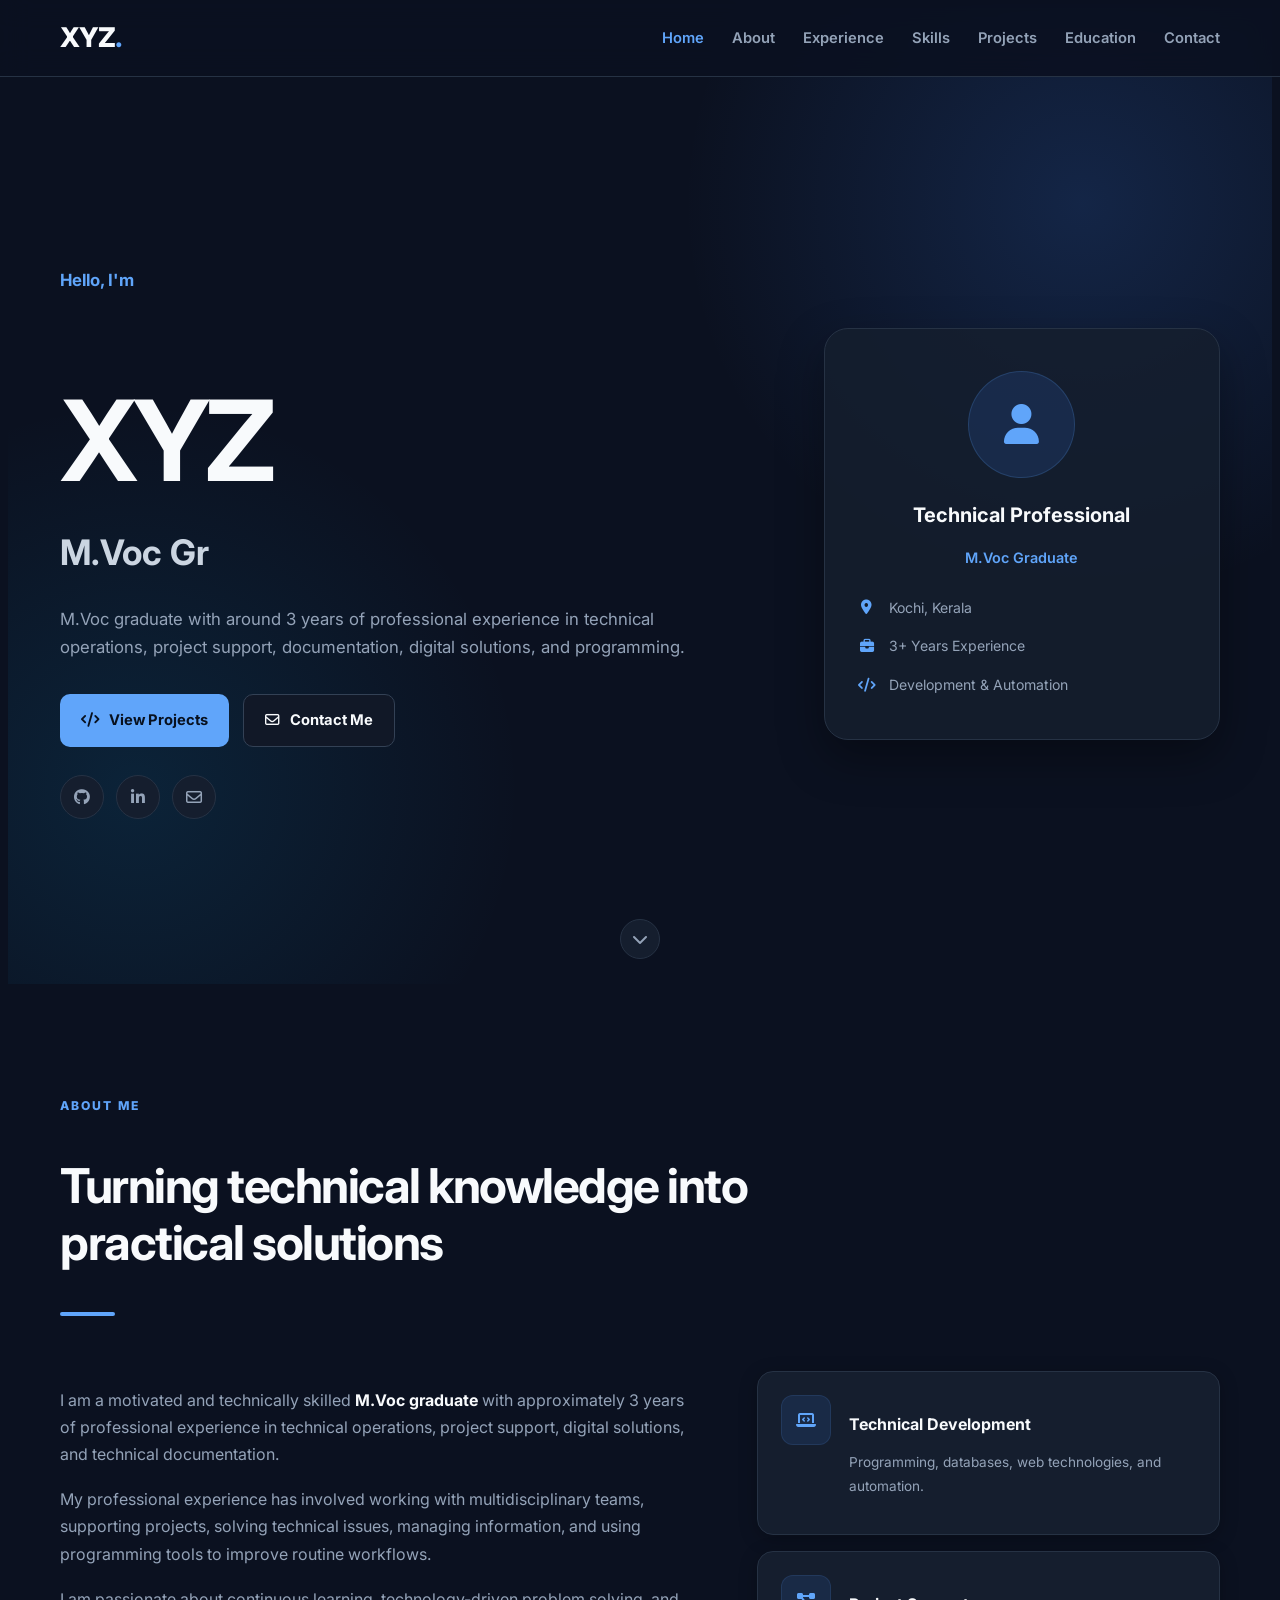
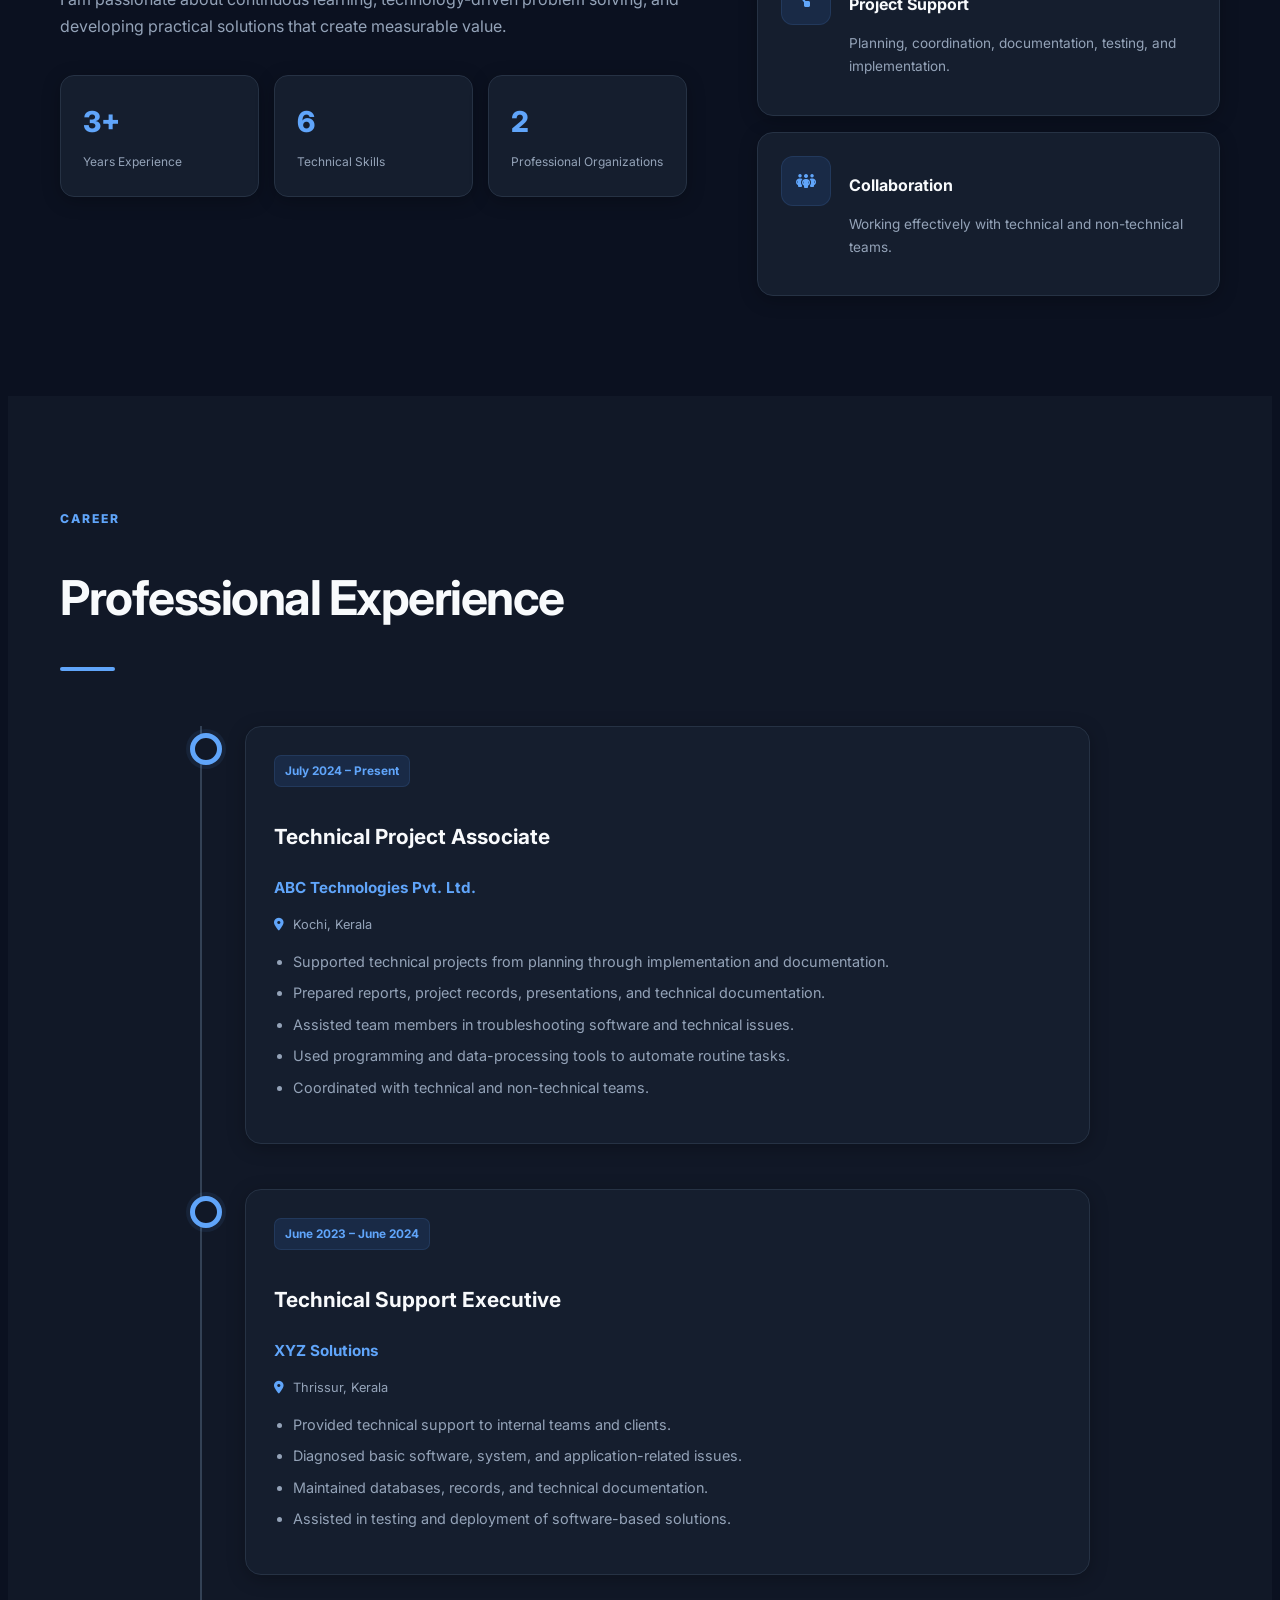
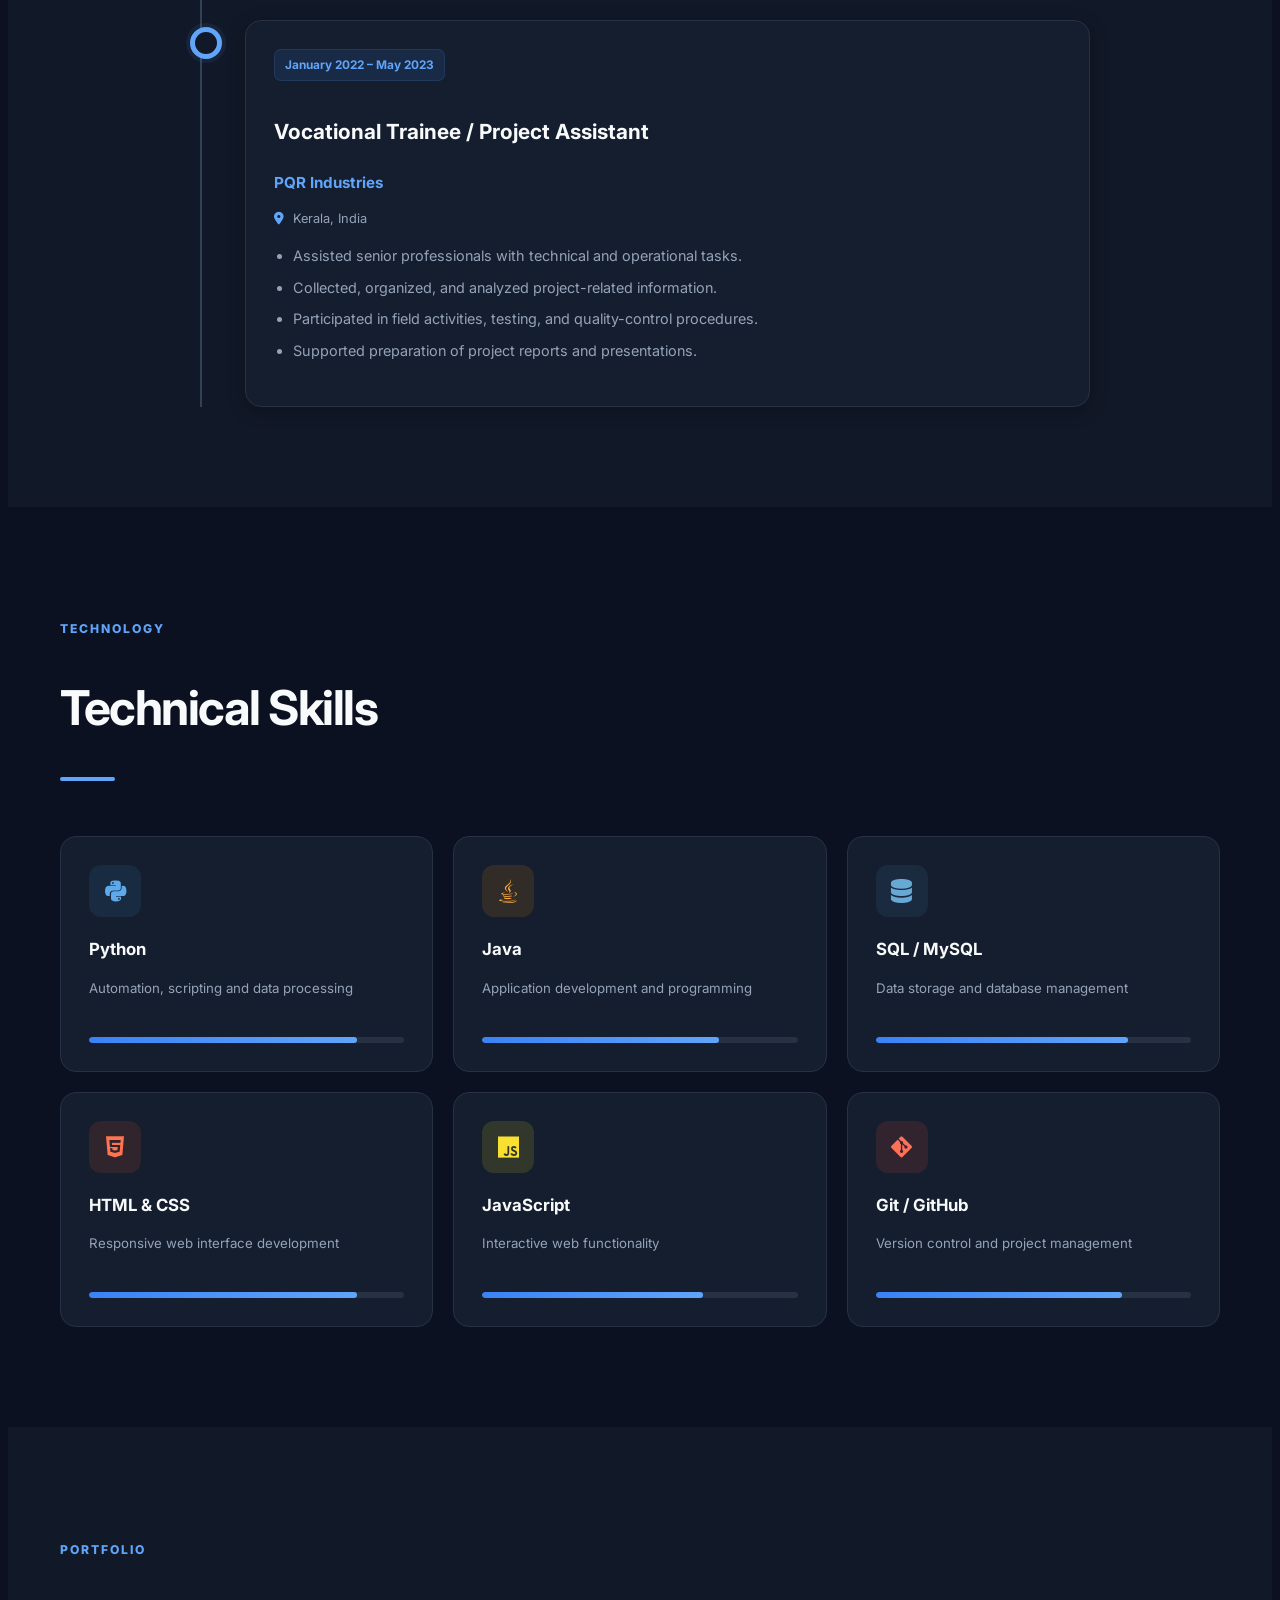
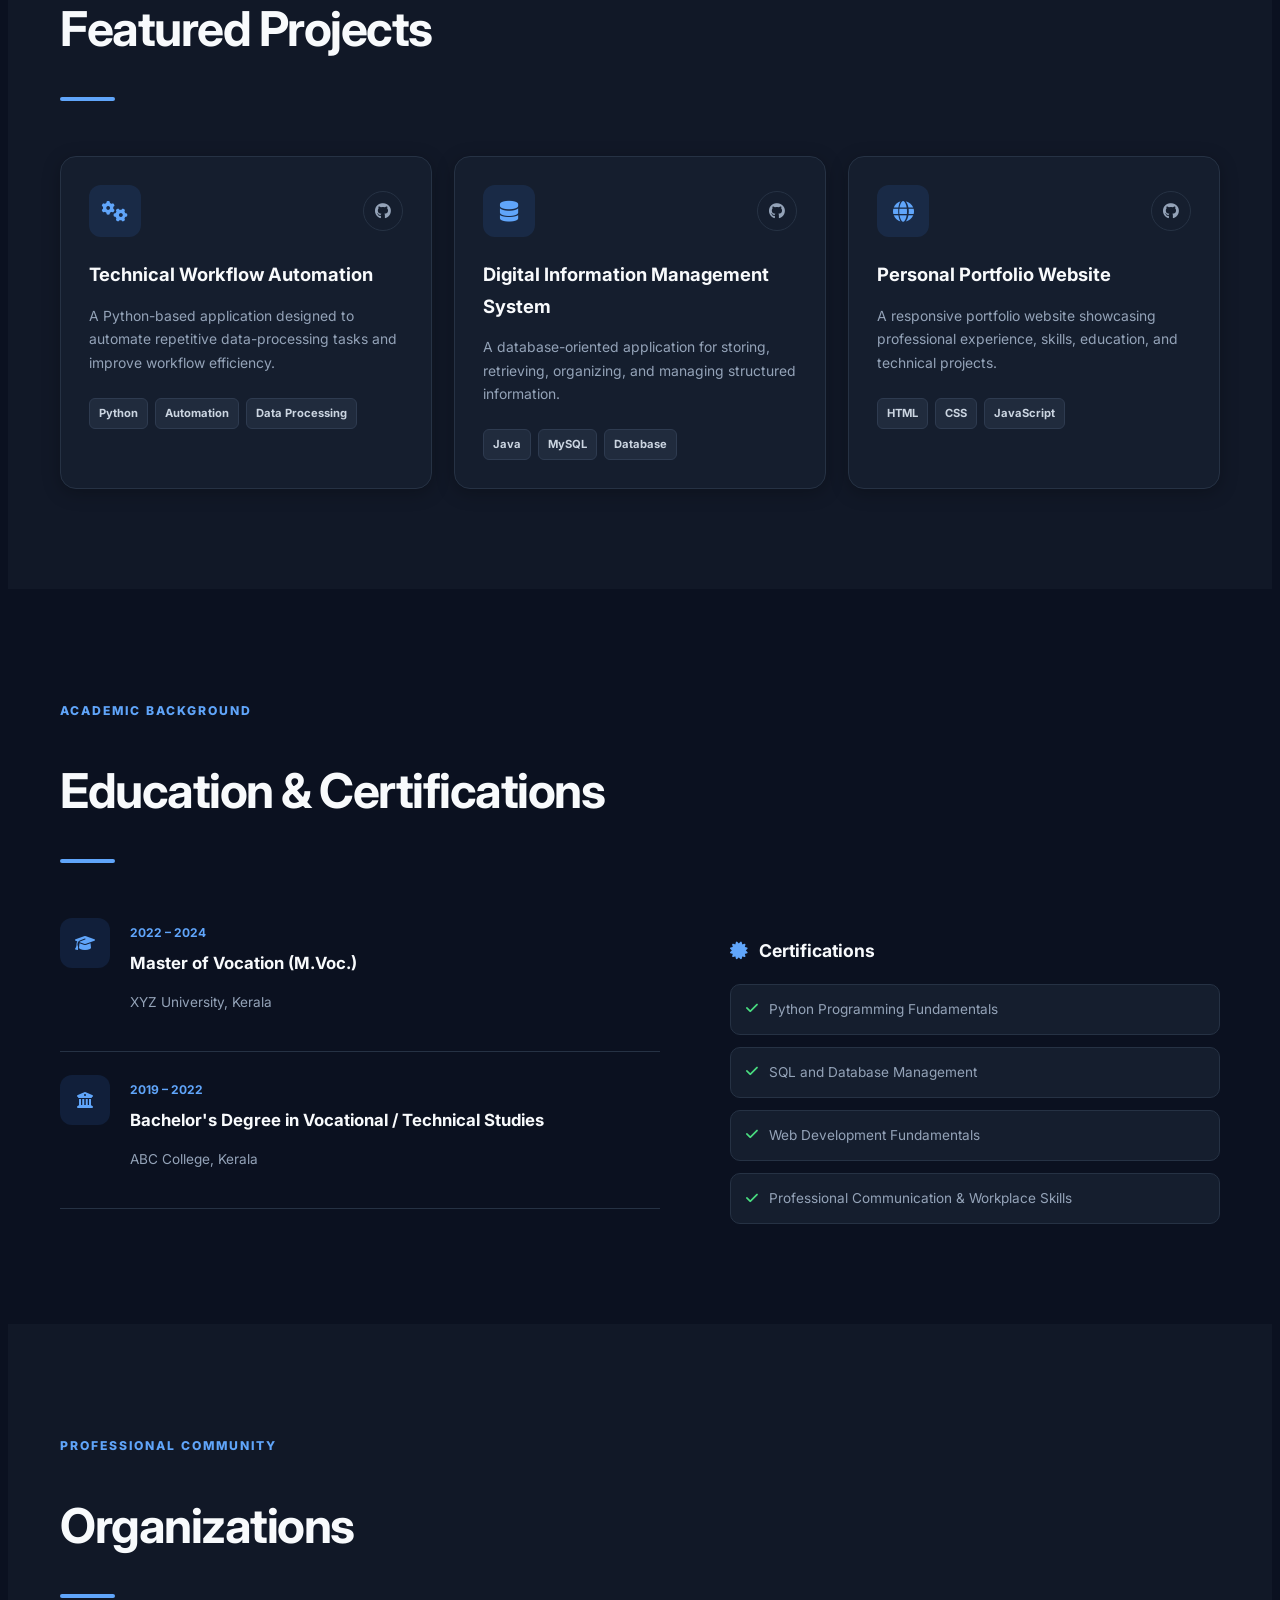
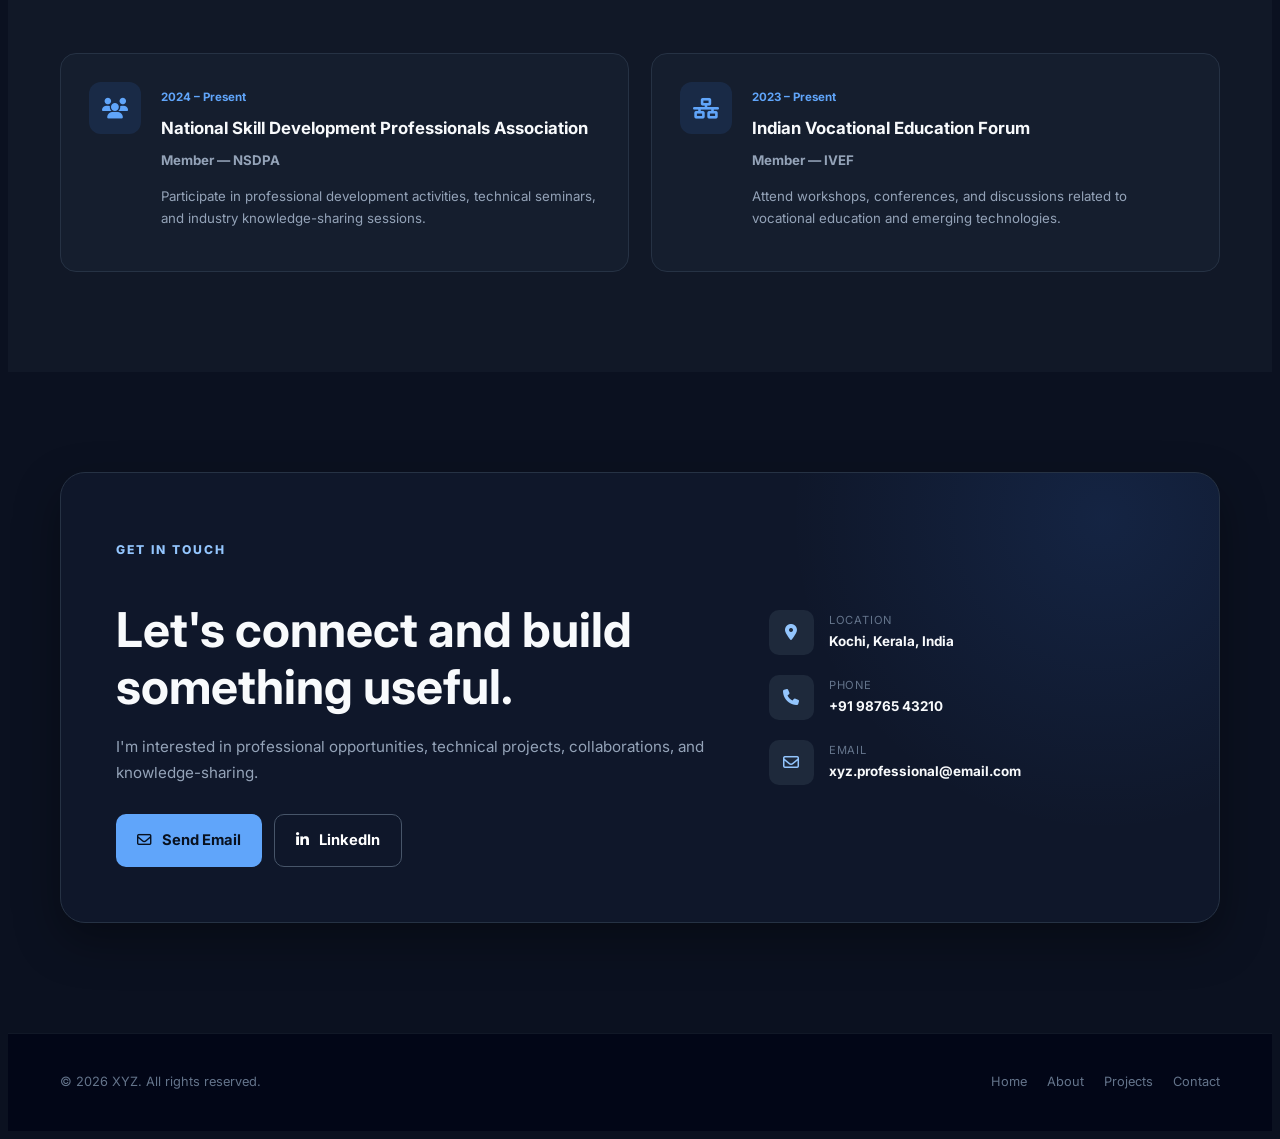
<file: index.html>
<!DOCTYPE html>
<html lang="en">
<head>
    <meta charset="UTF-8">

    <meta name="viewport" content="width=device-width, initial-scale=1.0">

    <meta
        name="description"
        content="XYZ - M.Voc Graduate, Technical & Vocational Professional"
    >

    <title>XYZ | Technical & Vocational Professional</title>

    <!-- Google Font -->
    <link rel="preconnect" href="https://fonts.googleapis.com">
    <link rel="preconnect" href="https://fonts.gstatic.com" crossorigin>

    <link
        href="https://fonts.googleapis.com/css2?family=Inter:wght@400;500;600;700;800&display=swap"
        rel="stylesheet"
    >

    <!-- Font Awesome -->
    <link
        rel="stylesheet"
        href="https://cdnjs.cloudflare.com/ajax/libs/font-awesome/6.5.2/css/all.min.css"
    >

    <!-- CSS -->
    <link rel="stylesheet" href="style/style.css">
</head>

<body>

    <!-- =========================
         NAVIGATION
    ========================== -->
    <header class="header">
        <nav class="navbar container">

            <a href="#home" class="logo">XYZ<span>.</span></a>

            <button
                class="menu-toggle"
                id="menuToggle"
                aria-label="Open navigation menu"
            >
                <i class="fa-solid fa-bars"></i>
            </button>

            <ul class="nav-links" id="navLinks">
                <li><a href="#home">Home</a></li>
                <li><a href="#about">About</a></li>
                <li><a href="#experience">Experience</a></li>
                <li><a href="#skills">Skills</a></li>
                <li><a href="#projects">Projects</a></li>
                <li><a href="#education">Education</a></li>
                <li><a href="#contact">Contact</a></li>
            </ul>

        </nav>
    </header>


    <main>

        <!-- =========================
             HERO
        ========================== -->
        <section class="hero" id="home">

            <div class="hero-background"></div>

            <div class="container hero-content">

                <div class="hero-text">

                    <p class="hero-intro">
                        Hello, I'm
                    </p>

                    <h1>
                        XYZ
                    </h1>

                    <h2>
                        <span id="typingText"></span>
                    </h2>

                    <p class="hero-description">
                        M.Voc graduate with around 3 years of professional
                        experience in technical operations, project support,
                        documentation, digital solutions, and programming.
                    </p>

                    <div class="hero-buttons">

                        <a href="#projects" class="btn btn-primary">
                            <i class="fa-solid fa-code"></i>
                            View Projects
                        </a>

                        <a href="#contact" class="btn btn-secondary">
                            <i class="fa-regular fa-envelope"></i>
                            Contact Me
                        </a>

                    </div>

                    <div class="social-links">

                        <a
                            href="https://github.com/xyz-professional"
                            target="_blank"
                            rel="noopener noreferrer"
                            aria-label="GitHub"
                        >
                            <i class="fa-brands fa-github"></i>
                        </a>

                        <a
                            href="https://www.linkedin.com/in/xyz-professional"
                            target="_blank"
                            rel="noopener noreferrer"
                            aria-label="LinkedIn"
                        >
                            <i class="fa-brands fa-linkedin-in"></i>
                        </a>

                        <a
                            href="mailto:xyz.professional@email.com"
                            aria-label="Email"
                        >
                            <i class="fa-regular fa-envelope"></i>
                        </a>

                    </div>

                </div>

                <div class="hero-card">

                    <div class="profile-card">

                        <div class="profile-icon">
                            <i class="fa-solid fa-user"></i>
                        </div>

                        <h3>Technical Professional</h3>

                        <p>
                            M.Voc Graduate
                        </p>

                        <div class="profile-details">

                            <div>
                                <i class="fa-solid fa-location-dot"></i>
                                <span>Kochi, Kerala</span>
                            </div>

                            <div>
                                <i class="fa-solid fa-briefcase"></i>
                                <span>3+ Years Experience</span>
                            </div>

                            <div>
                                <i class="fa-solid fa-code"></i>
                                <span>Development & Automation</span>
                            </div>

                        </div>

                    </div>

                </div>

            </div>

            <a href="#about" class="scroll-down">
                <i class="fa-solid fa-chevron-down"></i>
            </a>

        </section>


        <!-- =========================
             ABOUT
        ========================== -->
        <section class="section" id="about">

            <div class="container">

                <div class="section-heading">

                    <p class="section-label">About Me</p>

                    <h2>
                        Turning technical knowledge into practical solutions
                    </h2>

                    <div class="heading-line"></div>

                </div>

                <div class="about-grid">

                    <div class="about-text">

                        <p>
                            I am a motivated and technically skilled
                            <strong>M.Voc graduate</strong> with approximately
                            3 years of professional experience in technical
                            operations, project support, digital solutions,
                            and technical documentation.
                        </p>

                        <p>
                            My professional experience has involved working
                            with multidisciplinary teams, supporting projects,
                            solving technical issues, managing information,
                            and using programming tools to improve routine
                            workflows.
                        </p>

                        <p>
                            I am passionate about continuous learning,
                            technology-driven problem solving, and developing
                            practical solutions that create measurable value.
                        </p>

                        <div class="about-stats">

                            <div class="stat">
                                <span class="stat-number">3+</span>
                                <span class="stat-label">Years Experience</span>
                            </div>

                            <div class="stat">
                                <span class="stat-number">6</span>
                                <span class="stat-label">Technical Skills</span>
                            </div>

                            <div class="stat">
                                <span class="stat-number">2</span>
                                <span class="stat-label">Professional Organizations</span>
                            </div>

                        </div>

                    </div>

                    <div class="about-highlights">

                        <div class="highlight-card">
                            <div class="highlight-icon">
                                <i class="fa-solid fa-laptop-code"></i>
                            </div>

                            <div>
                                <h3>Technical Development</h3>
                                <p>
                                    Programming, databases, web technologies,
                                    and automation.
                                </p>
                            </div>
                        </div>

                        <div class="highlight-card">
                            <div class="highlight-icon">
                                <i class="fa-solid fa-diagram-project"></i>
                            </div>

                            <div>
                                <h3>Project Support</h3>
                                <p>
                                    Planning, coordination, documentation,
                                    testing, and implementation.
                                </p>
                            </div>
                        </div>

                        <div class="highlight-card">
                            <div class="highlight-icon">
                                <i class="fa-solid fa-people-group"></i>
                            </div>

                            <div>
                                <h3>Collaboration</h3>
                                <p>
                                    Working effectively with technical and
                                    non-technical teams.
                                </p>
                            </div>
                        </div>

                    </div>

                </div>

            </div>

        </section>


        <!-- =========================
             EXPERIENCE
        ========================== -->
        <section class="section section-alt" id="experience">

            <div class="container">

                <div class="section-heading">

                    <p class="section-label">Career</p>

                    <h2>Professional Experience</h2>

                    <div class="heading-line"></div>

                </div>

                <div class="timeline">

                    <!-- Experience 1 -->
                    <article class="timeline-item">

                        <div class="timeline-dot"></div>

                        <div class="timeline-content">

                            <span class="timeline-date">
                                July 2024 – Present
                            </span>

                            <h3>
                                Technical Project Associate
                            </h3>

                            <h4>
                                ABC Technologies Pvt. Ltd.
                            </h4>

                            <p class="location">
                                <i class="fa-solid fa-location-dot"></i>
                                Kochi, Kerala
                            </p>

                            <ul>
                                <li>
                                    Supported technical projects from planning
                                    through implementation and documentation.
                                </li>

                                <li>
                                    Prepared reports, project records,
                                    presentations, and technical documentation.
                                </li>

                                <li>
                                    Assisted team members in troubleshooting
                                    software and technical issues.
                                </li>

                                <li>
                                    Used programming and data-processing tools
                                    to automate routine tasks.
                                </li>

                                <li>
                                    Coordinated with technical and
                                    non-technical teams.
                                </li>
                            </ul>

                        </div>

                    </article>


                    <!-- Experience 2 -->
                    <article class="timeline-item">

                        <div class="timeline-dot"></div>

                        <div class="timeline-content">

                            <span class="timeline-date">
                                June 2023 – June 2024
                            </span>

                            <h3>
                                Technical Support Executive
                            </h3>

                            <h4>
                                XYZ Solutions
                            </h4>

                            <p class="location">
                                <i class="fa-solid fa-location-dot"></i>
                                Thrissur, Kerala
                            </p>

                            <ul>
                                <li>
                                    Provided technical support to internal
                                    teams and clients.
                                </li>

                                <li>
                                    Diagnosed basic software, system, and
                                    application-related issues.
                                </li>

                                <li>
                                    Maintained databases, records, and
                                    technical documentation.
                                </li>

                                <li>
                                    Assisted in testing and deployment of
                                    software-based solutions.
                                </li>

                            </ul>

                        </div>

                    </article>


                    <!-- Experience 3 -->
                    <article class="timeline-item">

                        <div class="timeline-dot"></div>

                        <div class="timeline-content">

                            <span class="timeline-date">
                                January 2022 – May 2023
                            </span>

                            <h3>
                                Vocational Trainee / Project Assistant
                            </h3>

                            <h4>
                                PQR Industries
                            </h4>

                            <p class="location">
                                <i class="fa-solid fa-location-dot"></i>
                                Kerala, India
                            </p>

                            <ul>

                                <li>
                                    Assisted senior professionals with
                                    technical and operational tasks.
                                </li>

                                <li>
                                    Collected, organized, and analyzed
                                    project-related information.
                                </li>

                                <li>
                                    Participated in field activities,
                                    testing, and quality-control procedures.
                                </li>

                                <li>
                                    Supported preparation of project reports
                                    and presentations.
                                </li>

                            </ul>

                        </div>

                    </article>

                </div>

            </div>

        </section>


        <!-- =========================
             SKILLS
        ========================== -->
        <section class="section" id="skills">

            <div class="container">

                <div class="section-heading">

                    <p class="section-label">Technology</p>

                    <h2>Technical Skills</h2>

                    <div class="heading-line"></div>

                </div>

                <div class="skills-grid">

                    <div class="skill-card">

                        <div class="skill-icon python">
                            <i class="fa-brands fa-python"></i>
                        </div>

                        <h3>Python</h3>

                        <p>
                            Automation, scripting and data processing
                        </p>

                        <div class="skill-bar">
                            <span style="width: 85%;"></span>
                        </div>

                    </div>


                    <div class="skill-card">

                        <div class="skill-icon java">
                            <i class="fa-brands fa-java"></i>
                        </div>

                        <h3>Java</h3>

                        <p>
                            Application development and programming
                        </p>

                        <div class="skill-bar">
                            <span style="width: 75%;"></span>
                        </div>

                    </div>


                    <div class="skill-card">

                        <div class="skill-icon database">
                            <i class="fa-solid fa-database"></i>
                        </div>

                        <h3>SQL / MySQL</h3>

                        <p>
                            Data storage and database management
                        </p>

                        <div class="skill-bar">
                            <span style="width: 80%;"></span>
                        </div>

                    </div>


                    <div class="skill-card">

                        <div class="skill-icon html">
                            <i class="fa-brands fa-html5"></i>
                        </div>

                        <h3>HTML & CSS</h3>

                        <p>
                            Responsive web interface development
                        </p>

                        <div class="skill-bar">
                            <span style="width: 85%;"></span>
                        </div>

                    </div>


                    <div class="skill-card">

                        <div class="skill-icon javascript">
                            <i class="fa-brands fa-js"></i>
                        </div>

                        <h3>JavaScript</h3>

                        <p>
                            Interactive web functionality
                        </p>

                        <div class="skill-bar">
                            <span style="width: 70%;"></span>
                        </div>

                    </div>


                    <div class="skill-card">

                        <div class="skill-icon git">
                            <i class="fa-brands fa-git-alt"></i>
                        </div>

                        <h3>Git / GitHub</h3>

                        <p>
                            Version control and project management
                        </p>

                        <div class="skill-bar">
                            <span style="width: 78%;"></span>
                        </div>

                    </div>

                </div>

            </div>

        </section>


        <!-- =========================
             PROJECTS
        ========================== -->
        <section class="section section-alt" id="projects">

            <div class="container">

                <div class="section-heading">

                    <p class="section-label">Portfolio</p>

                    <h2>Featured Projects</h2>

                    <div class="heading-line"></div>

                </div>

                <div class="projects-grid">

                    <!-- Project 1 -->
                    <article class="project-card">

                        <div class="project-header">

                            <div class="project-icon">
                                <i class="fa-solid fa-gears"></i>
                            </div>

                            <div class="project-links">

                                <a
                                    href="https://github.com/xyz-professional"
                                    target="_blank"
                                    rel="noopener noreferrer"
                                    aria-label="GitHub Project"
                                >
                                    <i class="fa-brands fa-github"></i>
                                </a>

                            </div>

                        </div>

                        <h3>
                            Technical Workflow Automation
                        </h3>

                        <p>
                            A Python-based application designed to automate
                            repetitive data-processing tasks and improve
                            workflow efficiency.
                        </p>

                        <div class="project-tags">
                            <span>Python</span>
                            <span>Automation</span>
                            <span>Data Processing</span>
                        </div>

                    </article>


                    <!-- Project 2 -->
                    <article class="project-card">

                        <div class="project-header">

                            <div class="project-icon">
                                <i class="fa-solid fa-database"></i>
                            </div>

                            <div class="project-links">

                                <a
                                    href="https://github.com/xyz-professional"
                                    target="_blank"
                                    rel="noopener noreferrer"
                                    aria-label="GitHub Project"
                                >
                                    <i class="fa-brands fa-github"></i>
                                </a>

                            </div>

                        </div>

                        <h3>
                            Digital Information Management System
                        </h3>

                        <p>
                            A database-oriented application for storing,
                            retrieving, organizing, and managing structured
                            information.
                        </p>

                        <div class="project-tags">
                            <span>Java</span>
                            <span>MySQL</span>
                            <span>Database</span>
                        </div>

                    </article>


                    <!-- Project 3 -->
                    <article class="project-card">

                        <div class="project-header">

                            <div class="project-icon">
                                <i class="fa-solid fa-globe"></i>
                            </div>

                            <div class="project-links">

                                <a
                                    href="https://github.com/xyz-professional"
                                    target="_blank"
                                    rel="noopener noreferrer"
                                    aria-label="GitHub Profile"
                                >
                                    <i class="fa-brands fa-github"></i>
                                </a>

                            </div>

                        </div>

                        <h3>
                            Personal Portfolio Website
                        </h3>

                        <p>
                            A responsive portfolio website showcasing
                            professional experience, skills, education, and
                            technical projects.
                        </p>

                        <div class="project-tags">
                            <span>HTML</span>
                            <span>CSS</span>
                            <span>JavaScript</span>
                        </div>

                    </article>

                </div>

            </div>

        </section>


        <!-- =========================
             EDUCATION
        ========================== -->
        <section class="section" id="education">

            <div class="container">

                <div class="section-heading">

                    <p class="section-label">Academic Background</p>

                    <h2>Education & Certifications</h2>

                    <div class="heading-line"></div>

                </div>

                <div class="education-grid">

                    <!-- Education -->
                    <div>

                        <div class="education-item">

                            <div class="education-icon">
                                <i class="fa-solid fa-graduation-cap"></i>
                            </div>

                            <div>

                                <span class="education-date">
                                    2022 – 2024
                                </span>

                                <h3>
                                    Master of Vocation (M.Voc.)
                                </h3>

                                <p>
                                    XYZ University, Kerala
                                </p>

                            </div>

                        </div>


                        <div class="education-item">

                            <div class="education-icon">
                                <i class="fa-solid fa-building-columns"></i>
                            </div>

                            <div>

                                <span class="education-date">
                                    2019 – 2022
                                </span>

                                <h3>
                                    Bachelor's Degree in
                                    Vocational / Technical Studies
                                </h3>

                                <p>
                                    ABC College, Kerala
                                </p>

                            </div>

                        </div>

                    </div>


                    <!-- Certifications -->
                    <div class="certifications">

                        <h3 class="subsection-title">
                            <i class="fa-solid fa-certificate"></i>
                            Certifications
                        </h3>

                        <div class="certificate-list">

                            <div class="certificate">
                                <i class="fa-solid fa-check"></i>
                                <span>
                                    Python Programming Fundamentals
                                </span>
                            </div>

                            <div class="certificate">
                                <i class="fa-solid fa-check"></i>
                                <span>
                                    SQL and Database Management
                                </span>
                            </div>

                            <div class="certificate">
                                <i class="fa-solid fa-check"></i>
                                <span>
                                    Web Development Fundamentals
                                </span>
                            </div>

                            <div class="certificate">
                                <i class="fa-solid fa-check"></i>
                                <span>
                                    Professional Communication &
                                    Workplace Skills
                                </span>
                            </div>

                        </div>

                    </div>

                </div>

            </div>

        </section>


        <!-- =========================
             ORGANIZATIONS
        ========================== -->
        <section class="section section-alt">

            <div class="container">

                <div class="section-heading">

                    <p class="section-label">Professional Community</p>

                    <h2>Organizations</h2>

                    <div class="heading-line"></div>

                </div>

                <div class="organization-grid">

                    <div class="organization-card">

                        <div class="organization-icon">
                            <i class="fa-solid fa-users"></i>
                        </div>

                        <div>

                            <span>
                                2024 – Present
                            </span>

                            <h3>
                                National Skill Development
                                Professionals Association
                            </h3>

                            <p>
                                <strong>Member — NSDPA</strong>
                            </p>

                            <p>
                                Participate in professional development
                                activities, technical seminars, and
                                industry knowledge-sharing sessions.
                            </p>

                        </div>

                    </div>


                    <div class="organization-card">

                        <div class="organization-icon">
                            <i class="fa-solid fa-network-wired"></i>
                        </div>

                        <div>

                            <span>
                                2023 – Present
                            </span>

                            <h3>
                                Indian Vocational Education Forum
                            </h3>

                            <p>
                                <strong>Member — IVEF</strong>
                            </p>

                            <p>
                                Attend workshops, conferences, and discussions
                                related to vocational education and emerging
                                technologies.
                            </p>

                        </div>

                    </div>

                </div>

            </div>

        </section>


        <!-- =========================
             CONTACT
        ========================== -->
        <section class="section contact-section" id="contact">

            <div class="container">

                <div class="contact-box">

                    <div class="contact-content">

                        <p class="section-label">
                            Get In Touch
                        </p>

                        <h2>
                            Let's connect and build something useful.
                        </h2>

                        <p>
                            I'm interested in professional opportunities,
                            technical projects, collaborations, and
                            knowledge-sharing.
                        </p>

                        <div class="contact-buttons">

                            <a
                                href="mailto:xyz.professional@email.com"
                                class="btn btn-primary"
                            >
                                <i class="fa-regular fa-envelope"></i>
                                Send Email
                            </a>

                            <a
                                href="https://www.linkedin.com/in/xyz-professional"
                                class="btn btn-secondary"
                                target="_blank"
                                rel="noopener noreferrer"
                            >
                                <i class="fa-brands fa-linkedin-in"></i>
                                LinkedIn
                            </a>

                        </div>

                    </div>


                    <div class="contact-details">

                        <div class="contact-item">

                            <div class="contact-icon">
                                <i class="fa-solid fa-location-dot"></i>
                            </div>

                            <div>
                                <span>Location</span>
                                <strong>Kochi, Kerala, India</strong>
                            </div>

                        </div>


                        <div class="contact-item">

                            <div class="contact-icon">
                                <i class="fa-solid fa-phone"></i>
                            </div>

                            <div>
                                <span>Phone</span>
                                <strong>+91 98765 43210</strong>
                            </div>

                        </div>


                        <div class="contact-item">

                            <div class="contact-icon">
                                <i class="fa-regular fa-envelope"></i>
                            </div>

                            <div>
                                <span>Email</span>
                                <strong>
                                    xyz.professional@email.com
                                </strong>
                            </div>

                        </div>

                    </div>

                </div>

            </div>

        </section>

    </main>


    <!-- =========================
         FOOTER
    ========================== -->
    <footer class="footer">

        <div class="container footer-content">

            <div>
                <p>
                    © <span id="currentYear"></span> XYZ.
                    All rights reserved.
                </p>
            </div>

            <div class="footer-links">

                <a href="#home">Home</a>
                <a href="#about">About</a>
                <a href="#projects">Projects</a>
                <a href="#contact">Contact</a>

            </div>

        </div>

    </footer>


    <!-- Back to Top -->
    <button
        id="backToTop"
        class="back-to-top"
        aria-label="Back to top"
    >
        <i class="fa-solid fa-arrow-up"></i>
    </button>


    <!-- JavaScript -->
    <script src="script/script.js"></script>

</body>
</html>
</file>
<file: style/style.css>
```css
/* =========================================================
   DARK THEME - GLOBAL
========================================================= */

* {
    margin: 0;
    padding: 0;
    box-sizing: border-box;
}

html {
    scroll-behavior: smooth;
}

:root {
    /* Main backgrounds */
    --bg: #0b1120;
    --bg-alt: #111827;
    --surface: #151e2e;
    --surface-hover: #1b2638;
    --white: #ffffff;

    /* Text */
    --text: #f8fafc;
    --text-light: #94a3b8;
    --text-muted: #64748b;

    /* Accent */
    --primary: #60a5fa;
    --primary-dark: #3b82f6;
    --primary-light: #93c5fd;

    /* Borders */
    --border: #263244;
    --border-light: #334155;

    /* Shadows */
    --shadow-sm: 0 4px 18px rgba(0, 0, 0, 0.25);
    --shadow-md: 0 18px 45px rgba(0, 0, 0, 0.35);

    --radius: 16px;

    --container: 1160px;
}

body {
    font-family: "Inter", sans-serif;

    background: var(--bg);
    color: var(--text);

    line-height: 1.7;

    overflow-x: hidden;
}

a {
    text-decoration: none;
    color: inherit;
}

ul {
    list-style: none;
}

.container {
    width: min(92%, var(--container));
    margin: auto;
}


/* =========================================================
   HEADER
========================================================= */

.header {
    position: fixed;

    top: 0;
    left: 0;

    width: 100%;

    z-index: 1000;

    background: rgba(11, 17, 32, 0.88);

    backdrop-filter: blur(14px);

    -webkit-backdrop-filter: blur(14px);

    border-bottom: 1px solid var(--border);
}

.navbar {
    height: 76px;

    display: flex;

    align-items: center;
    justify-content: space-between;
}

.logo {
    font-size: 1.7rem;

    font-weight: 800;

    letter-spacing: -1px;

    color: var(--text);
}

.logo span {
    color: var(--primary);
}

.nav-links {
    display: flex;

    align-items: center;

    gap: 28px;
}

.nav-links a {
    color: var(--text-light);

    font-size: 0.92rem;

    font-weight: 600;

    transition: 0.25s ease;
}

.nav-links a:hover,
.nav-links a.active {
    color: var(--primary);
}

.menu-toggle {
    display: none;

    border: none;

    background: transparent;

    font-size: 1.5rem;

    cursor: pointer;

    color: var(--text);
}


/* =========================================================
   HERO
========================================================= */

.hero {
    position: relative;

    min-height: 100vh;

    display: flex;

    align-items: center;

    overflow: hidden;

    padding-top: 76px;

    background: var(--bg);
}

.hero-background {
    position: absolute;

    inset: 0;

    background:
        radial-gradient(
            circle at 85% 20%,
            rgba(59, 130, 246, 0.18),
            transparent 30%
        ),
        radial-gradient(
            circle at 10% 80%,
            rgba(14, 165, 233, 0.12),
            transparent 28%
        ),
        linear-gradient(
            180deg,
            #0b1120 0%,
            #0b1120 100%
        );
}

.hero-content {
    position: relative;

    z-index: 2;

    display: grid;

    grid-template-columns: 1.4fr 0.8fr;

    align-items: center;

    gap: 70px;
}

.hero-intro {
    color: var(--primary);

    font-weight: 700;

    font-size: 1.05rem;

    margin-bottom: 8px;
}

.hero h1 {
    font-size: clamp(3.8rem, 9vw, 7rem);

    line-height: 0.95;

    letter-spacing: -5px;

    color: var(--text);

    margin-bottom: 20px;
}

.hero h2 {
    min-height: 45px;

    font-size: clamp(1.4rem, 3vw, 2.2rem);

    color: #cbd5e1;

    margin-bottom: 22px;
}

.hero-description {
    max-width: 680px;

    color: var(--text-light);

    font-size: 1.05rem;

    margin-bottom: 32px;
}

.hero-buttons {
    display: flex;

    flex-wrap: wrap;

    gap: 14px;

    margin-bottom: 28px;
}

.btn {
    display: inline-flex;

    align-items: center;
    justify-content: center;

    gap: 10px;

    padding: 13px 21px;

    border-radius: 10px;

    font-size: 0.92rem;

    font-weight: 700;

    transition: all 0.25s ease;
}

.btn-primary {
    color: #08111f;

    background: var(--primary);
}

.btn-primary:hover {
    background: var(--primary-light);

    transform: translateY(-2px);

    box-shadow: 0 8px 25px rgba(96, 165, 250, 0.22);
}

.btn-secondary {
    color: var(--text);

    background: #111827;

    border: 1px solid var(--border-light);
}

.btn-secondary:hover {
    border-color: var(--primary);

    color: var(--primary);

    background: #172033;

    transform: translateY(-2px);
}

.social-links {
    display: flex;

    gap: 12px;
}

.social-links a {
    width: 42px;
    height: 42px;

    display: flex;

    align-items: center;
    justify-content: center;

    border: 1px solid var(--border);

    border-radius: 50%;

    background: var(--surface);

    color: var(--text-light);

    font-size: 1rem;

    transition: 0.25s ease;
}

.social-links a:hover {
    background: var(--primary);

    color: #08111f;

    border-color: var(--primary);

    transform: translateY(-3px);
}


/* =========================================================
   PROFILE CARD
========================================================= */

.hero-card {
    display: flex;

    justify-content: center;
}

.profile-card {
    width: 100%;

    max-width: 350px;

    padding: 42px 32px;

    background: rgba(21, 30, 46, 0.84);

    border: 1px solid var(--border);

    border-radius: 24px;

    box-shadow: var(--shadow-md);

    text-align: center;
}

.profile-icon {
    width: 105px;
    height: 105px;

    margin: 0 auto 20px;

    display: flex;

    align-items: center;
    justify-content: center;

    border-radius: 50%;

    background: rgba(59, 130, 246, 0.14);

    border: 1px solid rgba(96, 165, 250, 0.18);

    color: var(--primary);

    font-size: 2.5rem;
}

.profile-card h3 {
    font-size: 1.25rem;

    margin-bottom: 4px;

    color: var(--text);
}

.profile-card > p {
    color: var(--primary);

    font-size: 0.9rem;

    font-weight: 600;

    margin-bottom: 25px;
}

.profile-details {
    display: grid;

    gap: 15px;

    text-align: left;
}

.profile-details div {
    display: flex;

    align-items: center;

    gap: 12px;

    color: var(--text-light);

    font-size: 0.88rem;
}

.profile-details i {
    color: var(--primary);

    width: 20px;

    text-align: center;
}

.scroll-down {
    position: absolute;

    left: 50%;

    bottom: 25px;

    transform: translateX(-50%);

    width: 38px;
    height: 38px;

    display: flex;

    align-items: center;
    justify-content: center;

    border: 1px solid var(--border);

    border-radius: 50%;

    background: var(--surface);

    color: var(--text-light);

    animation: bounce 2s infinite;
}

@keyframes bounce {
    0%,
    100% {
        transform: translateX(-50%) translateY(0);
    }

    50% {
        transform: translateX(-50%) translateY(8px);
    }
}


/* =========================================================
   SECTION
========================================================= */

.section {
    padding: 100px 0;

    background: var(--bg);
}

.section-alt {
    background: var(--bg-alt);
}

.section-heading {
    margin-bottom: 55px;
}

.section-label {
    color: var(--primary);

    text-transform: uppercase;

    letter-spacing: 2px;

    font-size: 0.76rem;

    font-weight: 800;

    margin-bottom: 10px;
}

.section-heading h2 {
    max-width: 750px;

    font-size: clamp(2rem, 4vw, 3rem);

    line-height: 1.2;

    letter-spacing: -1.5px;

    color: var(--text);
}

.heading-line {
    width: 55px;

    height: 4px;

    margin-top: 18px;

    background: var(--primary);

    border-radius: 4px;
}


/* =========================================================
   ABOUT
========================================================= */

.about-grid {
    display: grid;

    grid-template-columns: 1.15fr 0.85fr;

    gap: 70px;
}

.about-text p {
    color: var(--text-light);

    margin-bottom: 18px;
}

.about-text strong {
    color: var(--text);
}

.about-stats {
    display: grid;

    grid-template-columns: repeat(3, 1fr);

    gap: 15px;

    margin-top: 35px;
}

.stat {
    padding: 22px;

    background: var(--surface);

    border: 1px solid var(--border);

    border-radius: 14px;

    box-shadow: var(--shadow-sm);

    transition: 0.25s ease;
}

.stat:hover {
    transform: translateY(-4px);

    border-color: var(--border-light);
}

.stat-number {
    display: block;

    color: var(--primary);

    font-size: 1.8rem;

    font-weight: 800;
}

.stat-label {
    font-size: 0.75rem;

    color: var(--text-light);
}

.about-highlights {
    display: grid;

    gap: 16px;
}

.highlight-card {
    display: flex;

    gap: 18px;

    padding: 23px;

    background: var(--surface);

    border: 1px solid var(--border);

    border-radius: var(--radius);

    box-shadow: var(--shadow-sm);

    transition: 0.25s ease;
}

.highlight-card:hover {
    transform: translateY(-4px);

    background: var(--surface-hover);

    box-shadow: var(--shadow-md);
}

.highlight-icon {
    min-width: 48px;

    height: 48px;

    display: flex;

    align-items: center;
    justify-content: center;

    color: var(--primary);

    background: rgba(59, 130, 246, 0.12);

    border: 1px solid rgba(96, 165, 250, 0.12);

    border-radius: 12px;
}

.highlight-card h3 {
    margin-bottom: 4px;

    font-size: 1rem;

    color: var(--text);
}

.highlight-card p {
    font-size: 0.85rem;

    color: var(--text-light);
}


/* =========================================================
   TIMELINE
========================================================= */

.timeline {
    position: relative;

    max-width: 900px;

    margin: auto;
}

.timeline::before {
    content: "";

    position: absolute;

    left: 10px;

    top: 0;
    bottom: 0;

    width: 2px;

    background: #334155;
}

.timeline-item {
    position: relative;

    padding-left: 55px;

    margin-bottom: 45px;
}

.timeline-item:last-child {
    margin-bottom: 0;
}

.timeline-dot {
    position: absolute;

    left: 0;

    top: 7px;

    width: 22px;
    height: 22px;

    border-radius: 50%;

    background: var(--bg-alt);

    border: 5px solid var(--primary);

    z-index: 2;

    box-shadow: 0 0 0 4px rgba(96, 165, 250, 0.08);
}

.timeline-content {
    padding: 28px;

    background: var(--surface);

    border: 1px solid var(--border);

    border-radius: var(--radius);

    box-shadow: var(--shadow-sm);

    transition: 0.25s ease;
}

.timeline-content:hover {
    background: var(--surface-hover);

    box-shadow: var(--shadow-md);
}

.timeline-date {
    display: inline-block;

    padding: 5px 10px;

    margin-bottom: 12px;

    background: rgba(59, 130, 246, 0.12);

    color: var(--primary);

    border: 1px solid rgba(96, 165, 250, 0.12);

    border-radius: 7px;

    font-size: 0.74rem;

    font-weight: 700;
}

.timeline-content h3 {
    font-size: 1.3rem;

    margin-bottom: 3px;

    color: var(--text);
}

.timeline-content h4 {
    color: var(--primary);

    font-size: 0.95rem;

    margin-bottom: 6px;
}

.location {
    color: var(--text-light);

    font-size: 0.8rem;

    margin-bottom: 14px;
}

.location i {
    margin-right: 5px;

    color: var(--primary);
}

.timeline-content ul {
    list-style: disc;

    padding-left: 19px;

    color: var(--text-light);

    font-size: 0.9rem;
}

.timeline-content li {
    margin-bottom: 7px;
}


/* =========================================================
   SKILLS
========================================================= */

.skills-grid {
    display: grid;

    grid-template-columns: repeat(3, 1fr);

    gap: 20px;
}

.skill-card {
    padding: 28px;

    background: var(--surface);

    border: 1px solid var(--border);

    border-radius: var(--radius);

    transition: 0.25s ease;
}

.skill-card:hover {
    transform: translateY(-5px);

    background: var(--surface-hover);

    box-shadow: var(--shadow-md);

    border-color: var(--border-light);
}

.skill-icon {
    width: 52px;
    height: 52px;

    display: flex;

    align-items: center;
    justify-content: center;

    margin-bottom: 18px;

    border-radius: 12px;

    font-size: 1.5rem;
}

.skill-card h3 {
    font-size: 1.05rem;

    margin-bottom: 5px;

    color: var(--text);
}

.skill-card p {
    min-height: 45px;

    color: var(--text-light);

    font-size: 0.83rem;
}


/* Skill icon colors */

.skill-icon.python {
    background: rgba(55, 118, 171, 0.14);
    color: #5da9e9;
}

.skill-icon.java {
    background: rgba(237, 139, 0, 0.13);
    color: #ffad42;
}

.skill-icon.database {
    background: rgba(68, 121, 161, 0.14);
    color: #67a8d5;
}

.skill-icon.html {
    background: rgba(227, 79, 38, 0.13);
    color: #ff734e;
}

.skill-icon.javascript {
    background: rgba(247, 223, 30, 0.13);
    color: #f8df32;
}

.skill-icon.git {
    background: rgba(240, 80, 50, 0.13);
    color: #ff7157;
}

.skill-bar {
    height: 6px;

    background: #263244;

    border-radius: 10px;

    overflow: hidden;

    margin-top: 15px;
}

.skill-bar span {
    display: block;

    height: 100%;

    background: linear-gradient(
        90deg,
        var(--primary-dark),
        var(--primary)
    );

    border-radius: inherit;
}


/* =========================================================
   PROJECTS
========================================================= */

.projects-grid {
    display: grid;

    grid-template-columns: repeat(3, 1fr);

    gap: 22px;
}

.project-card {
    padding: 28px;

    background: var(--surface);

    border: 1px solid var(--border);

    border-radius: var(--radius);

    box-shadow: var(--shadow-sm);

    transition: 0.25s ease;
}

.project-card:hover {
    transform: translateY(-6px);

    background: var(--surface-hover);

    box-shadow: var(--shadow-md);

    border-color: var(--border-light);
}

.project-header {
    display: flex;

    align-items: center;
    justify-content: space-between;

    margin-bottom: 22px;
}

.project-icon {
    width: 52px;
    height: 52px;

    display: flex;

    align-items: center;
    justify-content: center;

    color: var(--primary);

    background: rgba(59, 130, 246, 0.12);

    border-radius: 12px;

    font-size: 1.3rem;
}

.project-links a {
    width: 38px;
    height: 38px;

    display: flex;

    align-items: center;
    justify-content: center;

    border: 1px solid var(--border);

    border-radius: 50%;

    color: var(--text-light);

    transition: 0.2s ease;
}

.project-links a:hover {
    color: #08111f;

    background: var(--primary);

    border-color: var(--primary);
}

.project-card h3 {
    font-size: 1.15rem;

    margin-bottom: 10px;

    color: var(--text);
}

.project-card > p {
    color: var(--text-light);

    font-size: 0.87rem;

    margin-bottom: 22px;
}

.project-tags {
    display: flex;

    flex-wrap: wrap;

    gap: 7px;
}

.project-tags span {
    padding: 5px 9px;

    background: #202b3d;

    border: 1px solid #2e3b50;

    border-radius: 6px;

    font-size: 0.7rem;

    font-weight: 700;

    color: #cbd5e1;
}


/* =========================================================
   EDUCATION
========================================================= */

.education-grid {
    display: grid;

    grid-template-columns: 1.1fr 0.9fr;

    gap: 70px;
}

.education-item {
    display: flex;

    gap: 20px;

    padding: 23px 0;

    border-bottom: 1px solid var(--border);
}

.education-item:first-child {
    padding-top: 0;
}

.education-icon {
    min-width: 50px;

    height: 50px;

    display: flex;

    align-items: center;
    justify-content: center;

    background: rgba(59, 130, 246, 0.12);

    color: var(--primary);

    border-radius: 12px;
}

.education-date {
    color: var(--primary);

    font-size: 0.75rem;

    font-weight: 700;
}

.education-item h3 {
    margin: 4px 0;

    font-size: 1.05rem;

    color: var(--text);
}

.education-item p {
    color: var(--text-light);

    font-size: 0.85rem;
}

.subsection-title {
    margin-bottom: 18px;

    font-size: 1.1rem;

    color: var(--text);
}

.subsection-title i {
    color: var(--primary);

    margin-right: 7px;
}

.certificate-list {
    display: grid;

    gap: 12px;
}

.certificate {
    display: flex;

    align-items: center;

    gap: 11px;

    padding: 13px 15px;

    background: var(--surface);

    border: 1px solid var(--border);

    border-radius: 10px;

    font-size: 0.85rem;

    color: var(--text-light);

    transition: 0.2s ease;
}

.certificate:hover {
    background: var(--surface-hover);

    border-color: var(--border-light);
}

.certificate i {
    color: #4ade80;
}


/* =========================================================
   ORGANIZATIONS
========================================================= */

.organization-grid {
    display: grid;

    grid-template-columns: repeat(2, 1fr);

    gap: 22px;
}

.organization-card {
    display: flex;

    gap: 20px;

    padding: 28px;

    background: var(--surface);

    border: 1px solid var(--border);

    border-radius: var(--radius);

    transition: 0.25s ease;
}

.organization-card:hover {
    transform: translateY(-4px);

    background: var(--surface-hover);

    box-shadow: var(--shadow-md);
}

.organization-icon {
    min-width: 52px;

    height: 52px;

    display: flex;

    align-items: center;
    justify-content: center;

    color: var(--primary);

    background: rgba(59, 130, 246, 0.12);

    border-radius: 12px;

    font-size: 1.3rem;
}

.organization-card > div:last-child > span {
    color: var(--primary);

    font-size: 0.72rem;

    font-weight: 700;
}

.organization-card h3 {
    font-size: 1.05rem;

    margin: 5px 0;

    color: var(--text);
}

.organization-card p {
    color: var(--text-light);

    font-size: 0.83rem;

    margin-top: 6px;
}


/* =========================================================
   CONTACT
========================================================= */

.contact-section {
    padding-bottom: 110px;

    background: var(--bg);
}

.contact-box {
    display: grid;

    grid-template-columns: 1.2fr 0.8fr;

    gap: 60px;

    padding: 55px;

    background:
        radial-gradient(
            circle at 90% 10%,
            rgba(59, 130, 246, 0.12),
            transparent 28%
        ),
        #0f172a;

    color: white;

    border: 1px solid #263244;

    border-radius: 25px;

    overflow: hidden;

    box-shadow: var(--shadow-md);
}

.contact-content .section-label {
    color: var(--primary-light);
}

.contact-content h2 {
    max-width: 600px;

    font-size: clamp(2rem, 4vw, 3rem);

    line-height: 1.2;

    margin-bottom: 18px;

    color: #f8fafc;
}

.contact-content > p:not(.section-label) {
    max-width: 600px;

    color: #94a3b8;

    font-size: 0.95rem;

    margin-bottom: 28px;
}

.contact-buttons {
    display: flex;

    flex-wrap: wrap;

    gap: 12px;
}

.contact-box .btn-secondary {
    background: transparent;

    color: white;

    border-color: #475569;
}

.contact-box .btn-secondary:hover {
    border-color: var(--primary-light);

    color: var(--primary-light);

    background: rgba(96, 165, 250, 0.05);
}

.contact-details {
    display: grid;

    align-content: center;

    gap: 20px;
}

.contact-item {
    display: flex;

    align-items: center;

    gap: 15px;
}

.contact-icon {
    width: 45px;
    height: 45px;

    min-width: 45px;

    display: flex;

    align-items: center;
    justify-content: center;

    background: #1e293b;

    color: var(--primary-light);

    border-radius: 10px;
}

.contact-item span {
    display: block;

    color: #64748b;

    font-size: 0.7rem;

    text-transform: uppercase;

    letter-spacing: 0.8px;
}

.contact-item strong {
    display: block;

    color: #f8fafc;

    font-size: 0.84rem;
}


/* =========================================================
   FOOTER
========================================================= */

.footer {
    padding: 25px 0;

    background: #020617;

    color: #64748b;

    font-size: 0.8rem;

    border-top: 1px solid #111827;
}

.footer-content {
    display: flex;

    align-items: center;
    justify-content: space-between;

    gap: 20px;
}

.footer-links {
    display: flex;

    gap: 20px;
}

.footer-links a:hover {
    color: var(--primary);
}


/* =========================================================
   BACK TO TOP
========================================================= */

.back-to-top {
    position: fixed;

    right: 25px;
    bottom: 25px;

    width: 45px;
    height: 45px;

    border: 1px solid rgba(96, 165, 250, 0.2);

    border-radius: 50%;

    background: var(--primary);

    color: #08111f;

    cursor: pointer;

    opacity: 0;

    visibility: hidden;

    transform: translateY(10px);

    transition: 0.3s ease;

    z-index: 999;

    box-shadow: 0 8px 25px rgba(0, 0, 0, 0.3);
}

.back-to-top.show {
    opacity: 1;

    visibility: visible;

    transform: translateY(0);
}

.back-to-top:hover {
    background: var(--primary-light);

    transform: translateY(-2px);
}


/* =========================================================
   SCROLL REVEAL
========================================================= */

.reveal {
    opacity: 0;

    transform: translateY(30px);

    transition:
        opacity 0.7s ease,
        transform 0.7s ease;
}

.reveal.visible {
    opacity: 1;

    transform: translateY(0);
}


/* =========================================================
   SELECTION
========================================================= */

::selection {
    background: rgba(96, 165, 250, 0.25);

    color: #ffffff;
}


/* =========================================================
   SCROLLBAR
========================================================= */

::-webkit-scrollbar {
    width: 9px;
}

::-webkit-scrollbar-track {
    background: #080d18;
}

::-webkit-scrollbar-thumb {
    background: #263244;

    border-radius: 20px;
}

::-webkit-scrollbar-thumb:hover {
    background: #3b4a61;
}


/* =========================================================
   RESPONSIVE
========================================================= */

@media (max-width: 1000px) {

    .hero-content {
        grid-template-columns: 1fr;

        text-align: center;

        gap: 45px;
    }

    .hero-description {
        margin-left: auto;

        margin-right: auto;
    }

    .hero-buttons,
    .social-links {
        justify-content: center;
    }

    .hero-card {
        display: none;
    }

    .about-grid,
    .education-grid {
        grid-template-columns: 1fr;

        gap: 45px;
    }

    .skills-grid,
    .projects-grid {
        grid-template-columns: repeat(2, 1fr);
    }

    .contact-box {
        grid-template-columns: 1fr;
    }

}


@media (max-width: 760px) {

    .navbar {
        height: 70px;
    }

    .menu-toggle {
        display: block;
    }

    .nav-links {
        position: absolute;

        top: 70px;
        left: 0;

        width: 100%;

        flex-direction: column;

        align-items: flex-start;

        gap: 0;

        padding: 12px 5%;

        background: #0f172a;

        border-bottom: 1px solid var(--border);

        box-shadow: var(--shadow-md);

        opacity: 0;

        visibility: hidden;

        transform: translateY(-10px);

        transition: 0.25s ease;
    }

    .nav-links.active {
        opacity: 1;

        visibility: visible;

        transform: translateY(0);
    }

    .nav-links li {
        width: 100%;
    }

    .nav-links a {
        display: block;

        padding: 12px 0;

        width: 100%;

        color: var(--text-light);
    }

    .nav-links a:hover,
    .nav-links a.active {
        color: var(--primary);
    }

    .hero h1 {
        letter-spacing: -3px;
    }

    .section {
        padding: 75px 0;
    }

    .skills-grid,
    .projects-grid,
    .organization-grid {
        grid-template-columns: 1fr;
    }

    .about-stats {
        grid-template-columns: 1fr;
    }

    .contact-box {
        padding: 35px 25px;
    }

    .footer-content {
        flex-direction: column;

        text-align: center;
    }

}


@media (max-width: 500px) {

    .hero {
        min-height: 92vh;
    }

    .hero h1 {
        font-size: 4rem;
    }

    .hero-description {
        font-size: 0.92rem;
    }

    .hero-buttons {
        flex-direction: column;
    }

    .btn {
        width: 100%;
    }

    .timeline-item {
        padding-left: 40px;
    }

    .timeline-content {
        padding: 21px;
    }

    .organization-card {
        flex-direction: column;
    }

    .contact-buttons {
        flex-direction: column;
    }

    .footer-links {
        flex-wrap: wrap;

        justify-content: center;
    }

}
```
</file>
